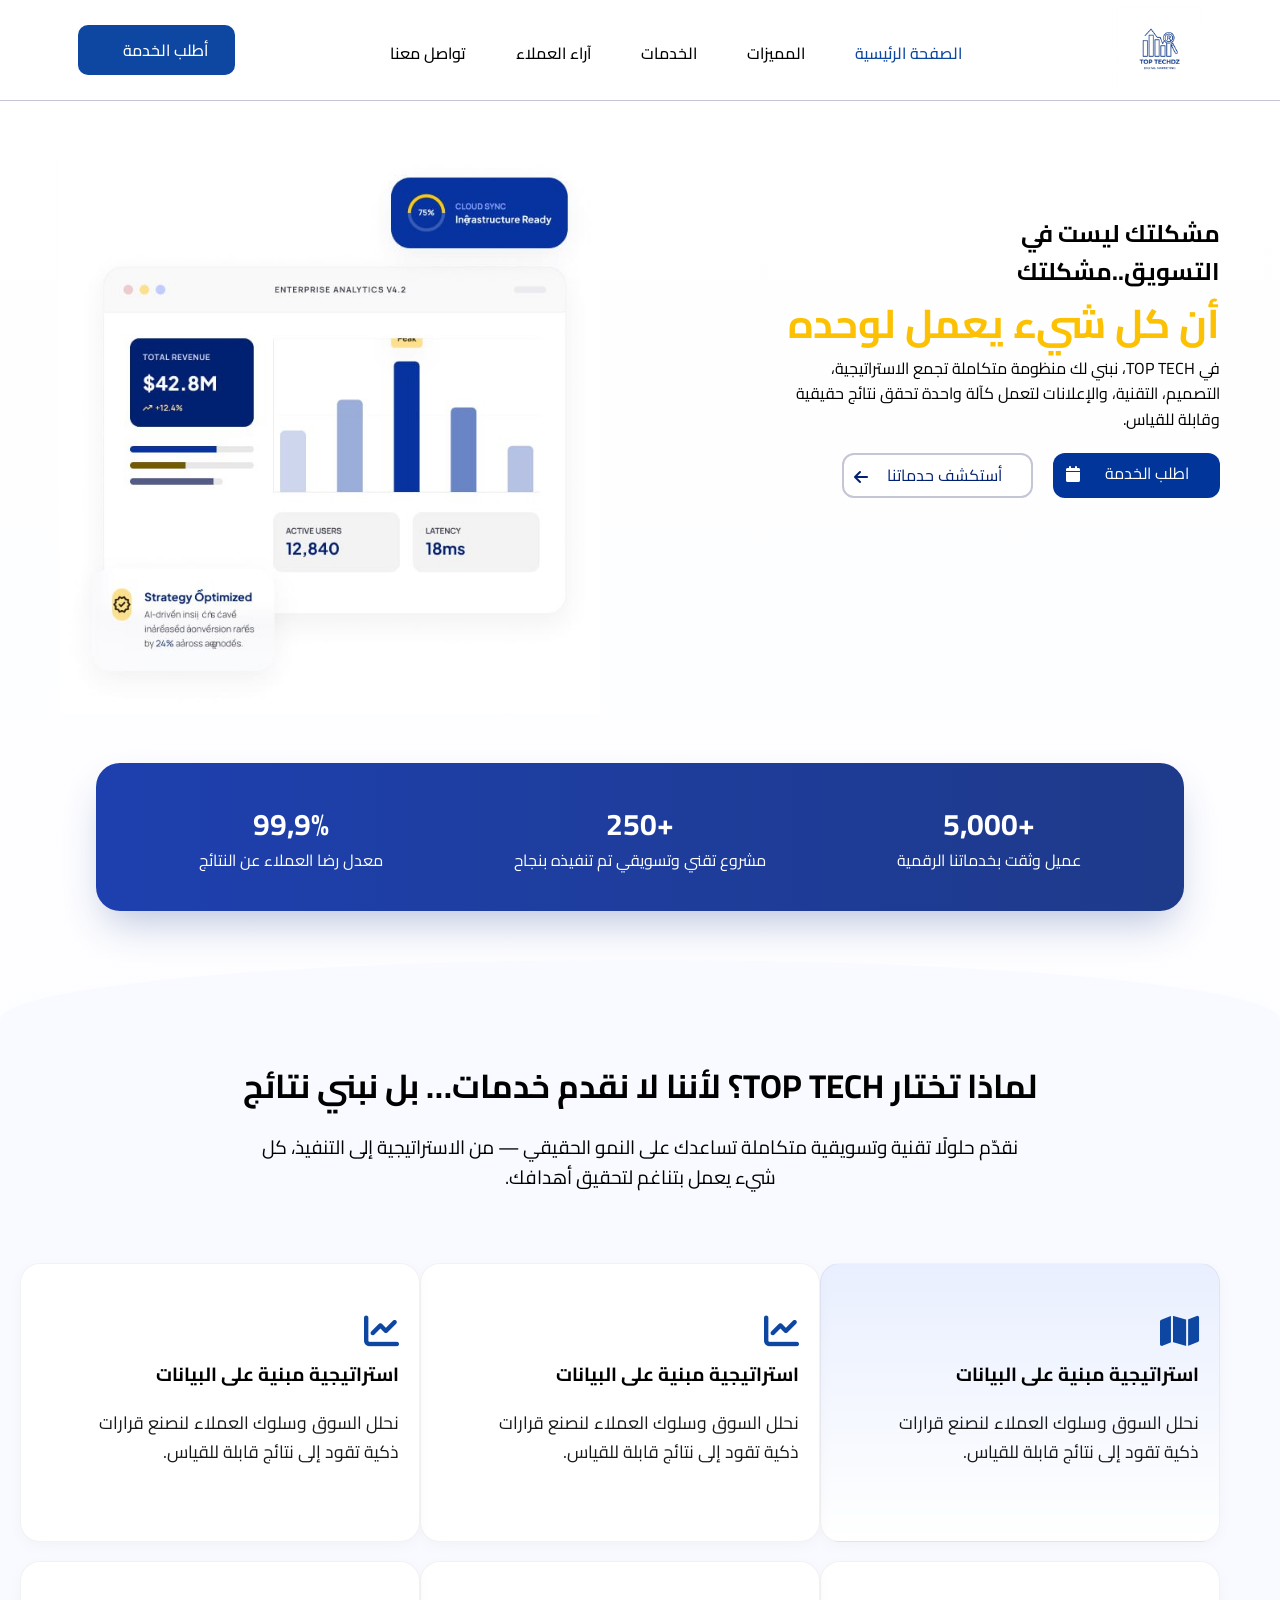
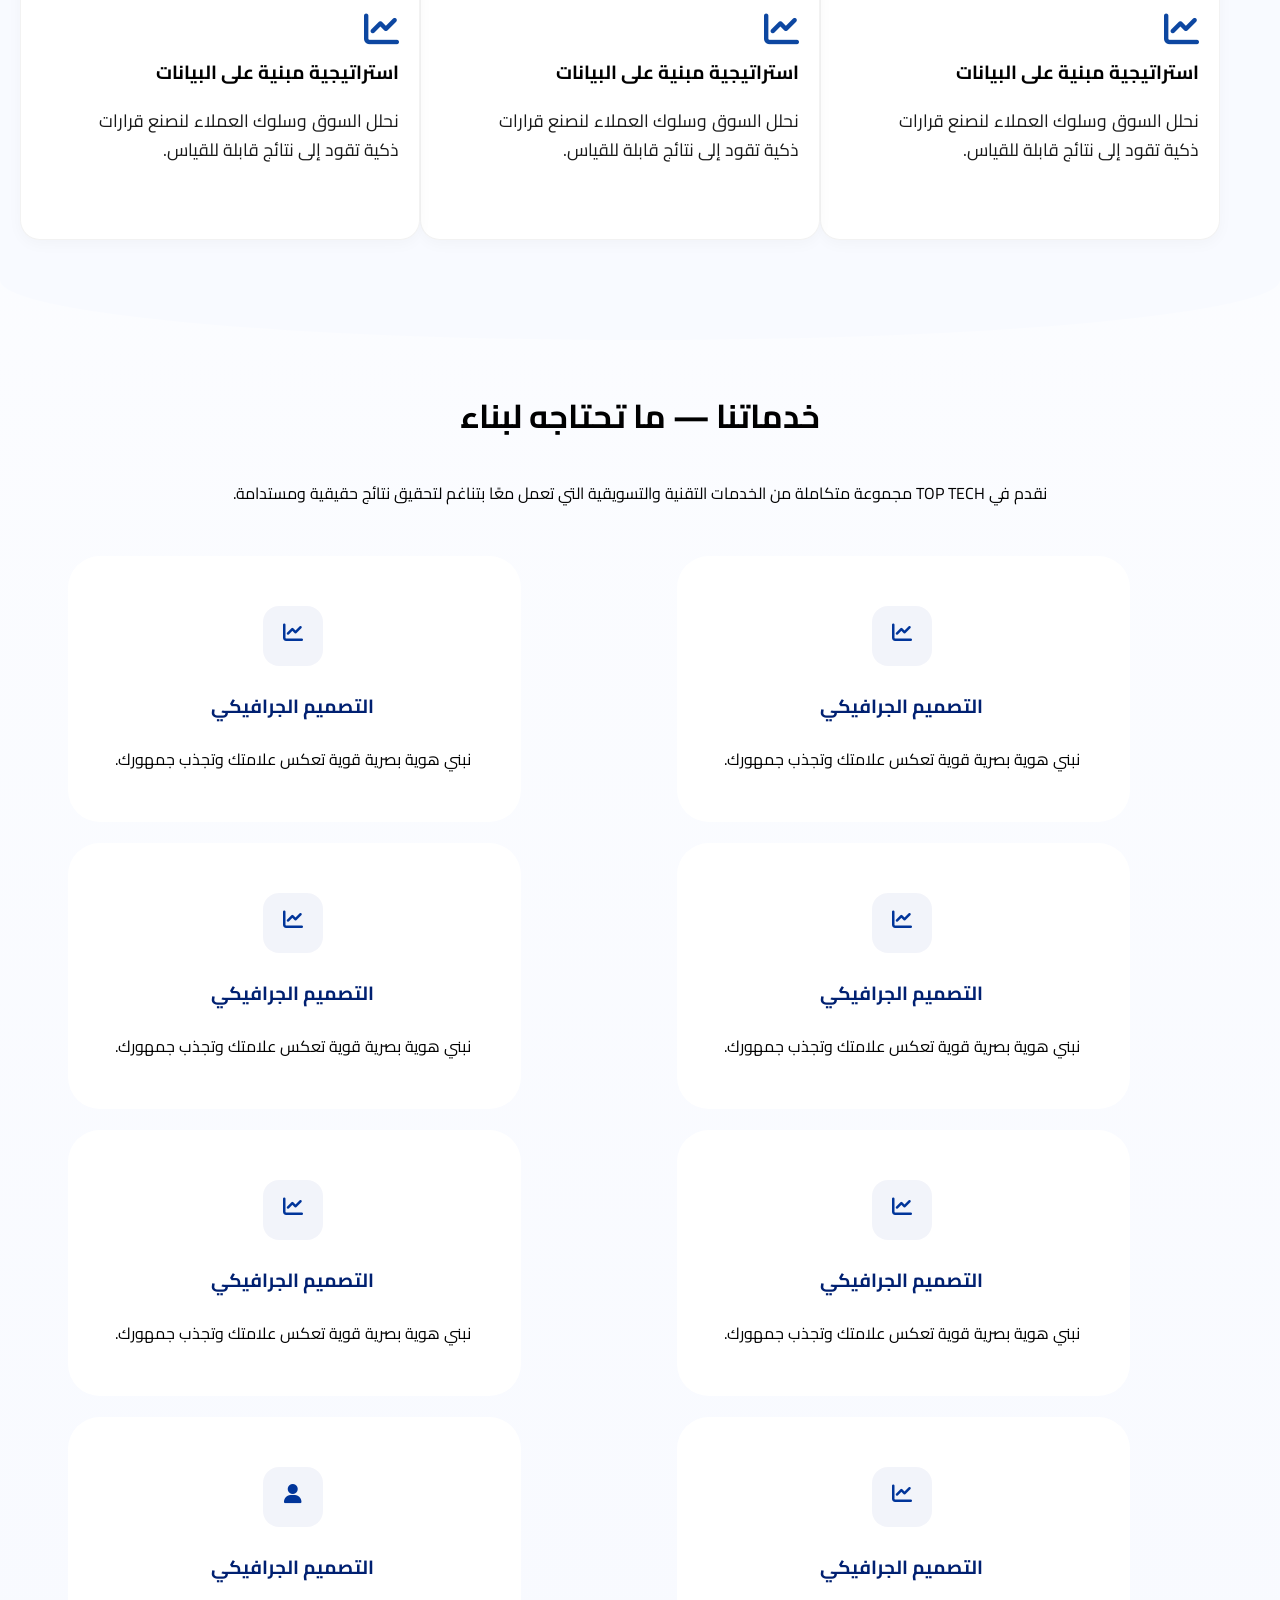
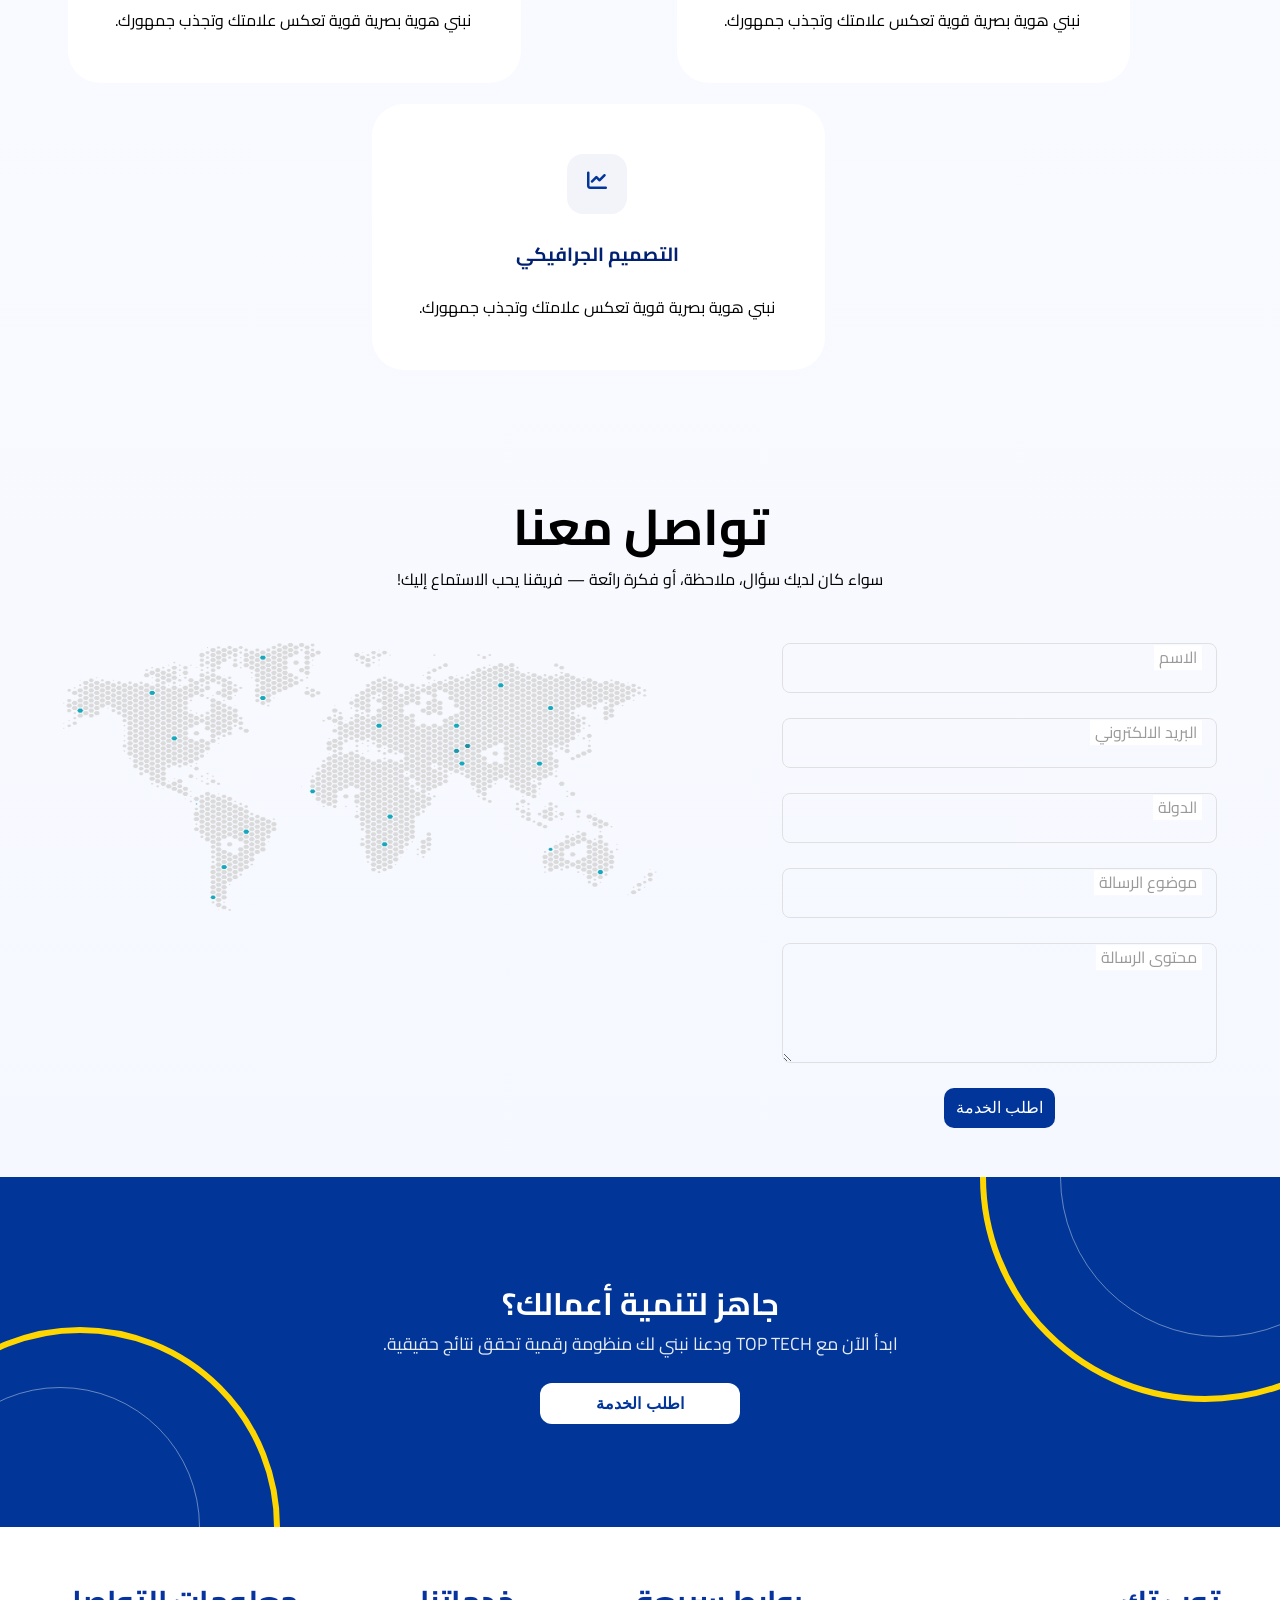
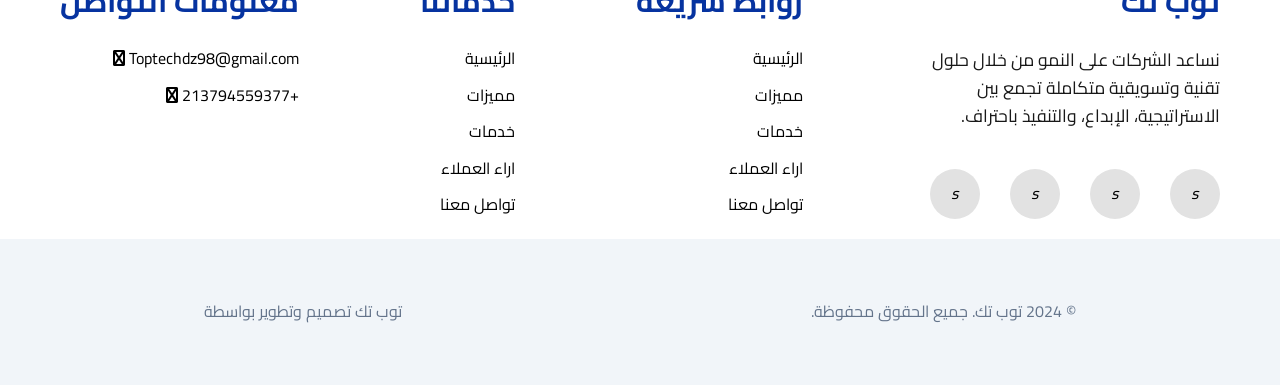
<file: index.html>
<!DOCTYPE html>
<html lang="en">
<head>
    <meta charset="UTF-8">
    <meta name="viewport" content="width=device-width, initial-scale=1.0">
    <title>Document</title>
    <link rel="stylesheet" href="https://cdnjs.cloudflare.com/ajax/libs/font-awesome/6.5.1/css/all.min.css" ... />
 <link rel="stylesheet" href="css/main.css">
<link rel="stylesheet" href="css/style.css">
 <link rel="stylesheet" href="css/try.css">
<link rel="stylesheet" href="css/user.css">
<link rel="stylesheet" href="css/mediaquery.css"> 
<link rel="stylesheet" href="css/animiation.css"> 
</head>
<body>
    <header>
        <img src="img/logo.png" class="logo">
        <div class="menu-toggle" id="mobile-menu">
        <i class="fa-solid fa-bars"></i>
    </div>
            <ul>
                <li><a href="" class="active">الصفحة الرئيسية</a></li>
                <li><a href=""> المميزات</a></li>
                <li><a href="">الخدمات </a></li>
                <li><a href="">آراء العملاء </a></li>
                <li><a href="">تواصل معنا </a></li>
            </ul>
        <a class="request-sercive">أطلب الخدمة</a>
    </header>

    <section class="hero">
<div class="hero-content">
    <h1>مشكلتك ليست في التسويق..مشكلتك </h1>
    <span>أن كل شيء يعمل  لوحده </span>
    <p>في TOP TECH، نبني لك منظومة متكاملة تجمع الاستراتيجية، التصميم،
التقنية، والإعلانات لتعمل كآلة واحدة تحقق نتائج حقيقية وقابلة للقياس.</p>
<div class="btns">
    <a href="#" class="ask">
        اطلب الخدمة
        <i class="fa-solid fa-calendar"></i>
    </a>
    <a href="#" class="discocer"> أستكشف حدماتنا

        <i class="fa-solid fa-arrow-left"></i>
    </a>
</div>
</div>
<div class="hero-img">
<img src="img/hero.jpeg">
</div>
    </section>
<section class="statics reveal fade-right">
    <div class="clinints">
        <span class="number">+5,000</span>
        <span>عميل وثقت بخدماتنا الرقمية</span>
    </div>
    <div class="clinints">
        <span class="number">+250</span>
        <span>مشروع تقني وتسويقي تم تنفيذه بنجاح</span>
    </div>
    <div class="clinints">
        <span class="number">99,9%</span>
        <span>معدل رضا العملاء عن النتائج</span>
    </div>
</section>
<section class="why-us reveal">
    <span>لماذا تختار TOP TECH؟  لأننا لا نقدم خدمات… بل نبني نتائج</span>
    <p>نقدّم حلولًا تقنية وتسويقية متكاملة تساعدك على النمو الحقيقي — من الاستراتيجية إلى التنفيذ، كل شيء يعمل بتناغم لتحقيق أهدافك.</p>
    <section class="content ">
        <div class="active">
<i class="fa-solid fa-map"></i>
            <span>استراتيجية مبنية على البيانات</span>
            <p>نحلل السوق وسلوك العملاء لنصنع قرارات ذكية تقود إلى نتائج قابلة للقياس.</p>
        </div>
        <div>
        <i class="fa-solid fa-chart-line"></i>
            <span>استراتيجية مبنية على البيانات</span>
            <p>نحلل السوق وسلوك العملاء لنصنع قرارات ذكية تقود إلى نتائج قابلة للقياس.</p>
        </div>
        <div>
      <i class="fa-solid fa-chart-line"></i>
            <span>استراتيجية مبنية على البيانات</span>
            <p>نحلل السوق وسلوك العملاء لنصنع قرارات ذكية تقود إلى نتائج قابلة للقياس.</p>
        </div>
        <div>
        <i class="fa-solid fa-chart-line"></i>
            <span>استراتيجية مبنية على البيانات</span>
            <p>نحلل السوق وسلوك العملاء لنصنع قرارات ذكية تقود إلى نتائج قابلة للقياس.</p>
        </div>
        <div>
        <i class="fa-solid fa-chart-line"></i>
            <span>استراتيجية مبنية على البيانات</span>
            <p>نحلل السوق وسلوك العملاء لنصنع قرارات ذكية تقود إلى نتائج قابلة للقياس.</p>
        </div>
        <div>
        <i class="fa-solid fa-chart-line"></i>
            <span>استراتيجية مبنية على البيانات</span>
            <p>نحلل السوق وسلوك العملاء لنصنع قرارات ذكية تقود إلى نتائج قابلة للقياس.</p>
        </div>
    </section>
</section>
<section class="services reveal">
    <span class="title">خدماتنا — ما تحتاجه لبناء</span>
    <p>نقدم في TOP TECH مجموعة متكاملة من الخدمات التقنية والتسويقية التي تعمل
معًا بتناغم لتحقيق نتائج حقيقية ومستدامة.</p>
<div class="cotnent">
    <div class="service">
   <i class="fa-solid fa-chart-line"></i>
        <span class="title">التصميم الجرافيكي</span>
        <p>نبني هوية بصرية قوية تعكس علامتك وتجذب
جمهورك.</p>
    </div>
    <div class="service">
   <i class="fa-solid fa-chart-line"></i>
        <span class="title">التصميم الجرافيكي</span>
        <p>نبني هوية بصرية قوية تعكس علامتك وتجذب
جمهورك.</p>
    </div>
    <div class="service">
   <i class="fa-solid fa-chart-line"></i>
        <span class="title">التصميم الجرافيكي</span>
        <p>نبني هوية بصرية قوية تعكس علامتك وتجذب
جمهورك.</p>
    </div>
    <div class="service">
   <i class="fa-solid fa-chart-line"></i>
        <span class="title">التصميم الجرافيكي</span>
        <p>نبني هوية بصرية قوية تعكس علامتك وتجذب
جمهورك.</p>
    </div>
    <div class="service">
   <i class="fa-solid fa-chart-line"></i>
        <span class="title">التصميم الجرافيكي</span>
        <p>نبني هوية بصرية قوية تعكس علامتك وتجذب
جمهورك.</p>
    </div>
    <div class="service">
   <i class="fa-solid fa-chart-line"></i>
        <span class="title">التصميم الجرافيكي</span>
        <p>نبني هوية بصرية قوية تعكس علامتك وتجذب
جمهورك.</p>
    </div>
    <div class="service">
   <i class="fa-solid fa-chart-line"></i>
        <span class="title">التصميم الجرافيكي</span>
        <p>نبني هوية بصرية قوية تعكس علامتك وتجذب
جمهورك.</p>
    </div>
    <div class="service">
   <i class="fa-solid fa-user"></i>
        <span class="title">التصميم الجرافيكي</span>
        <p>نبني هوية بصرية قوية تعكس علامتك وتجذب
جمهورك.</p>
    </div>
    <div class="service">
   <i class="fa-solid fa-chart-line"></i>
        <span class="title">التصميم الجرافيكي</span>
        <p>نبني هوية بصرية قوية تعكس علامتك وتجذب
جمهورك.</p>
    </div>
</div>
</section>
<!-- <section class="users reveal">
    <span class="title">ماذا يقول مستخدمونا عن Top Tech</span>
</section> -->
<section class="contact-us reveal">
    <span class="title">تواصل معنا</span>
    <p>سواء كان لديك سؤال، ملاحظة، أو فكرة رائعة — فريقنا يحب الاستماع إليك!</p>
    <div class="content">
    <div class="contact-form">
        <form action="">
            <div class="input-group">
  <input type="text" id="name" placeholder=" " required>
  <label for="name">الاسم</label>
</div>
            <div class="input-group">
  <input type="text" id="name" placeholder=" " required>
  <label for="name">البريد الالكتروني</label>
</div>

            <div class="input-group">
  <input type="text" id="name" placeholder=" " required>
  <label for="name">الدولة</label>
</div>

            <div class="input-group">
  <input type="text" id="name" placeholder=" " required>
  <label for="name">موضوع الرسالة</label>
</div>


     <div class="input-group">
    <textarea id="message" placeholder=" " required></textarea>
    <label for="message">محتوى الرسالة</label>
</div>
<button>اطلب الخدمة</button>
        </form>
    </div>
    <div class="contact-img">
        <img src="img/MAP.png">
    </div>
</section>
<section class="ask-services reveal">
    <div class="bg-shape left-1"></div>
    <div class="bg-shape left-2"></div>
    <div class="bg-shape right-1"></div>
    <div class="bg-shape right-2"></div>
    <div class="content">
    <span class="title">جاهز لتنمية أعمالك؟</span>
    <p>ابدأ الآن مع TOP TECH ودعنا نبني لك منظومة رقمية تحقق نتائج حقيقية.</p>
    <button>اطلب الخدمة</button>
    </div>
</section>

<footer class="reveal">
    <div class="content">
<div class="info">
    <span>توب تك</span>
    <p>نساعد الشركات على النمو من خلال حلول
تقنية وتسويقية متكاملة تجمع بين
الاستراتيجية، الإبداع، والتنفيذ باحتراف.
</p>
<div class="social">
  <a href="">  <i>s</i></a>
  <a href="">  <i>s</i></a>
  <a href="">  <i>s</i></a>
  <a href="">  <i>s</i></a>
</div>
</div>    

<div class="links">
    <span>روابط سريعة</span>
    <ul>
        <li><a href="">الرئيسية</a></li>
        <li><a href="">مميزات</a></li>
        <li><a href="">خدمات</a></li>
        <li><a href="">اراء العملاء</a></li>
        <li><a href="">تواصل معنا</a></li>
    </ul>
</div>
<div class="links">
    <span> خدماتنا</span>
    <ul>
        <li><a href="">الرئيسية</a></li>
        <li><a href="">مميزات</a></li>
        <li><a href="">خدمات</a></li>
        <li><a href="">اراء العملاء</a></li>
        <li><a href="">تواصل معنا</a></li>
    </ul>
</div>
<div class="contacts">
    <span>معلومات التواصل</span>
    <div class="contatct">
    <div class="con">
        <span>Toptechdz98@gmail.com</span>
   <i class="fa-brands fa-facebook"></i>
    </div>
    <div class="con">
        <span>+213794559377</span>
<i class="fa-brands fa-facebook"></i>
    </div>
    </div>
</div>
    </div>
    <div class="copyright">
        <span>
© 2024 توب تك. جميع الحقوق محفوظة.</span>
<span>توب تك
تصميم وتطوير بواسطة</span>
    </div>
</footer>
</div>

<script>
function reveal() {
    var reveals = document.querySelectorAll(".reveal");

    for (var i = 0; i < reveals.length; i++) {
        var windowHeight = window.innerHeight;
        var elementTop = reveals[i].getBoundingClientRect().top;
        var elementVisible = 100; // المسافة قبل ما يبدأ الأنميشن (بالبكسل)

        if (elementTop < windowHeight - elementVisible) {
            reveals[i].classList.add("active");
        }
    }
}

// تشغيل الدالة عند السكرول
window.addEventListener("scroll", reveal);

// تشغيلها مرة واحدة عند تحميل الصفحة للتأكد من العناصر الظاهرة أصلاً
reveal();
</script>

</body>
</html>
</file>
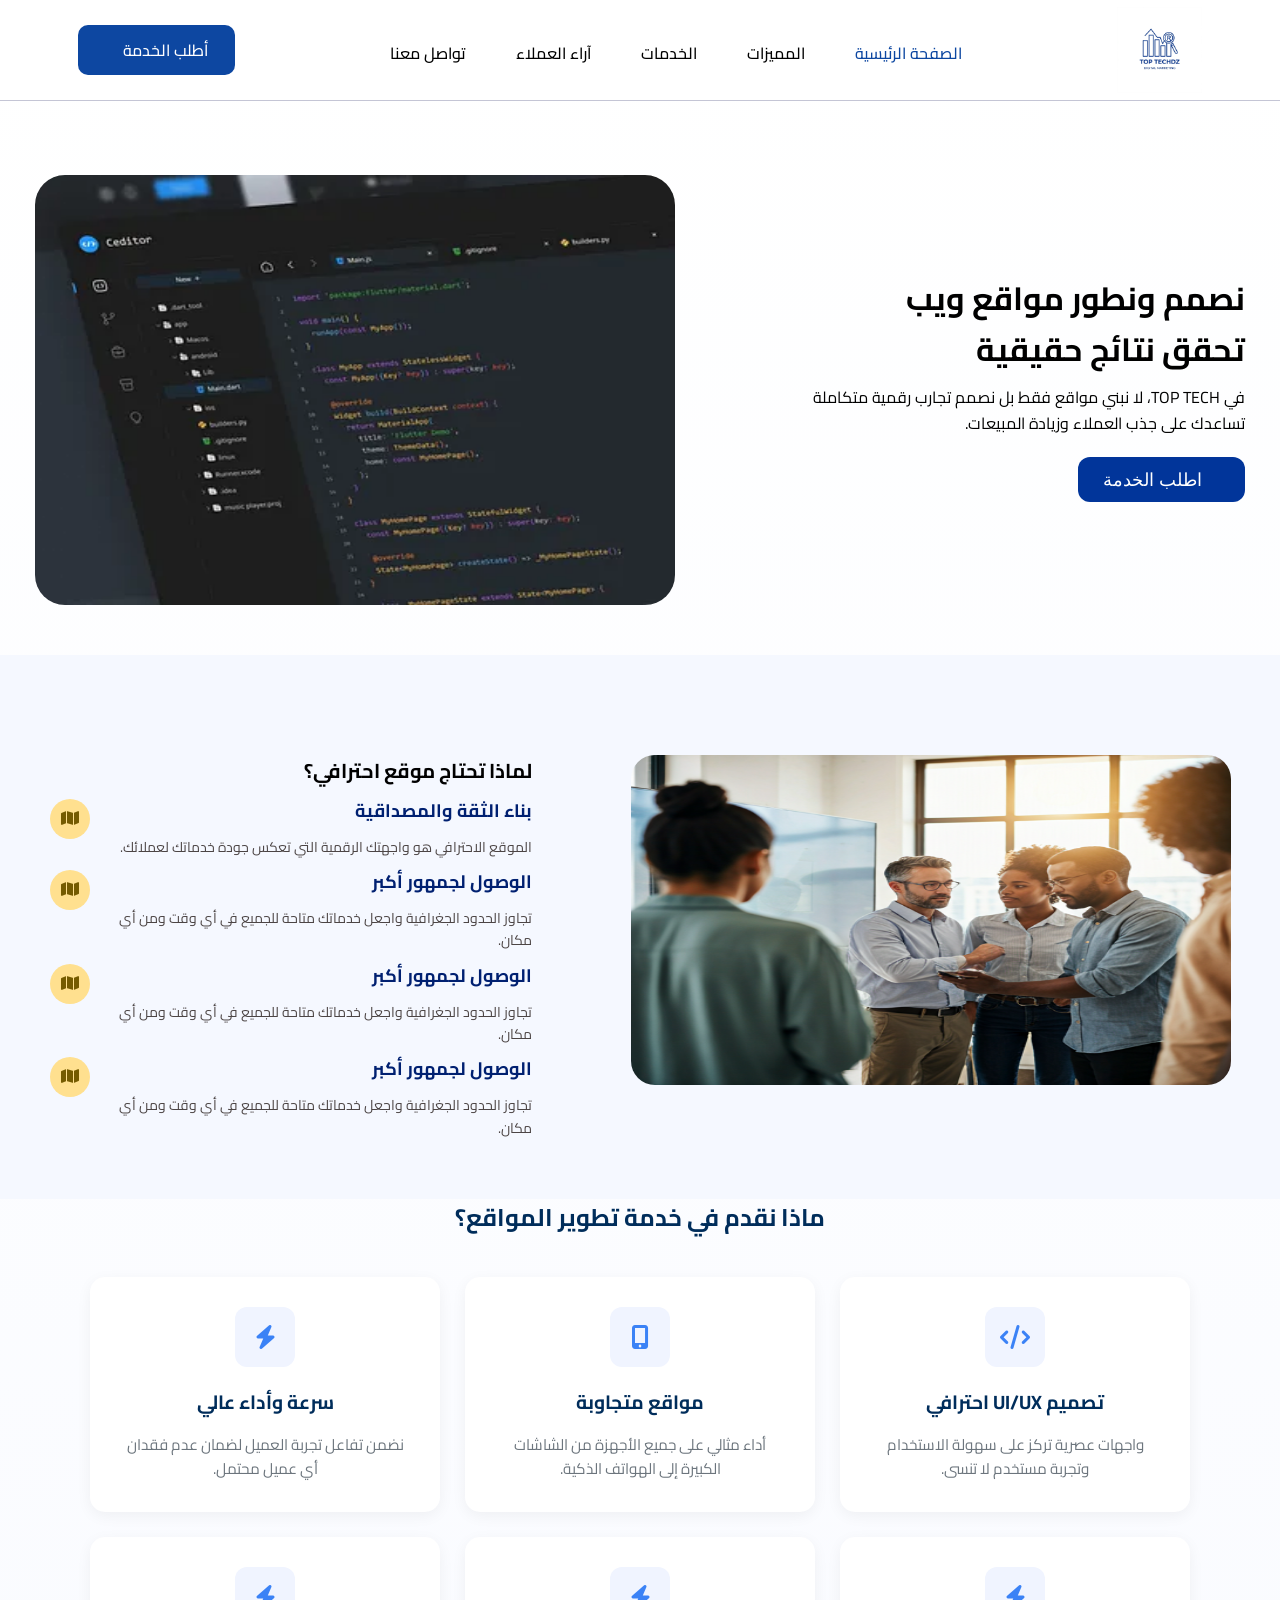
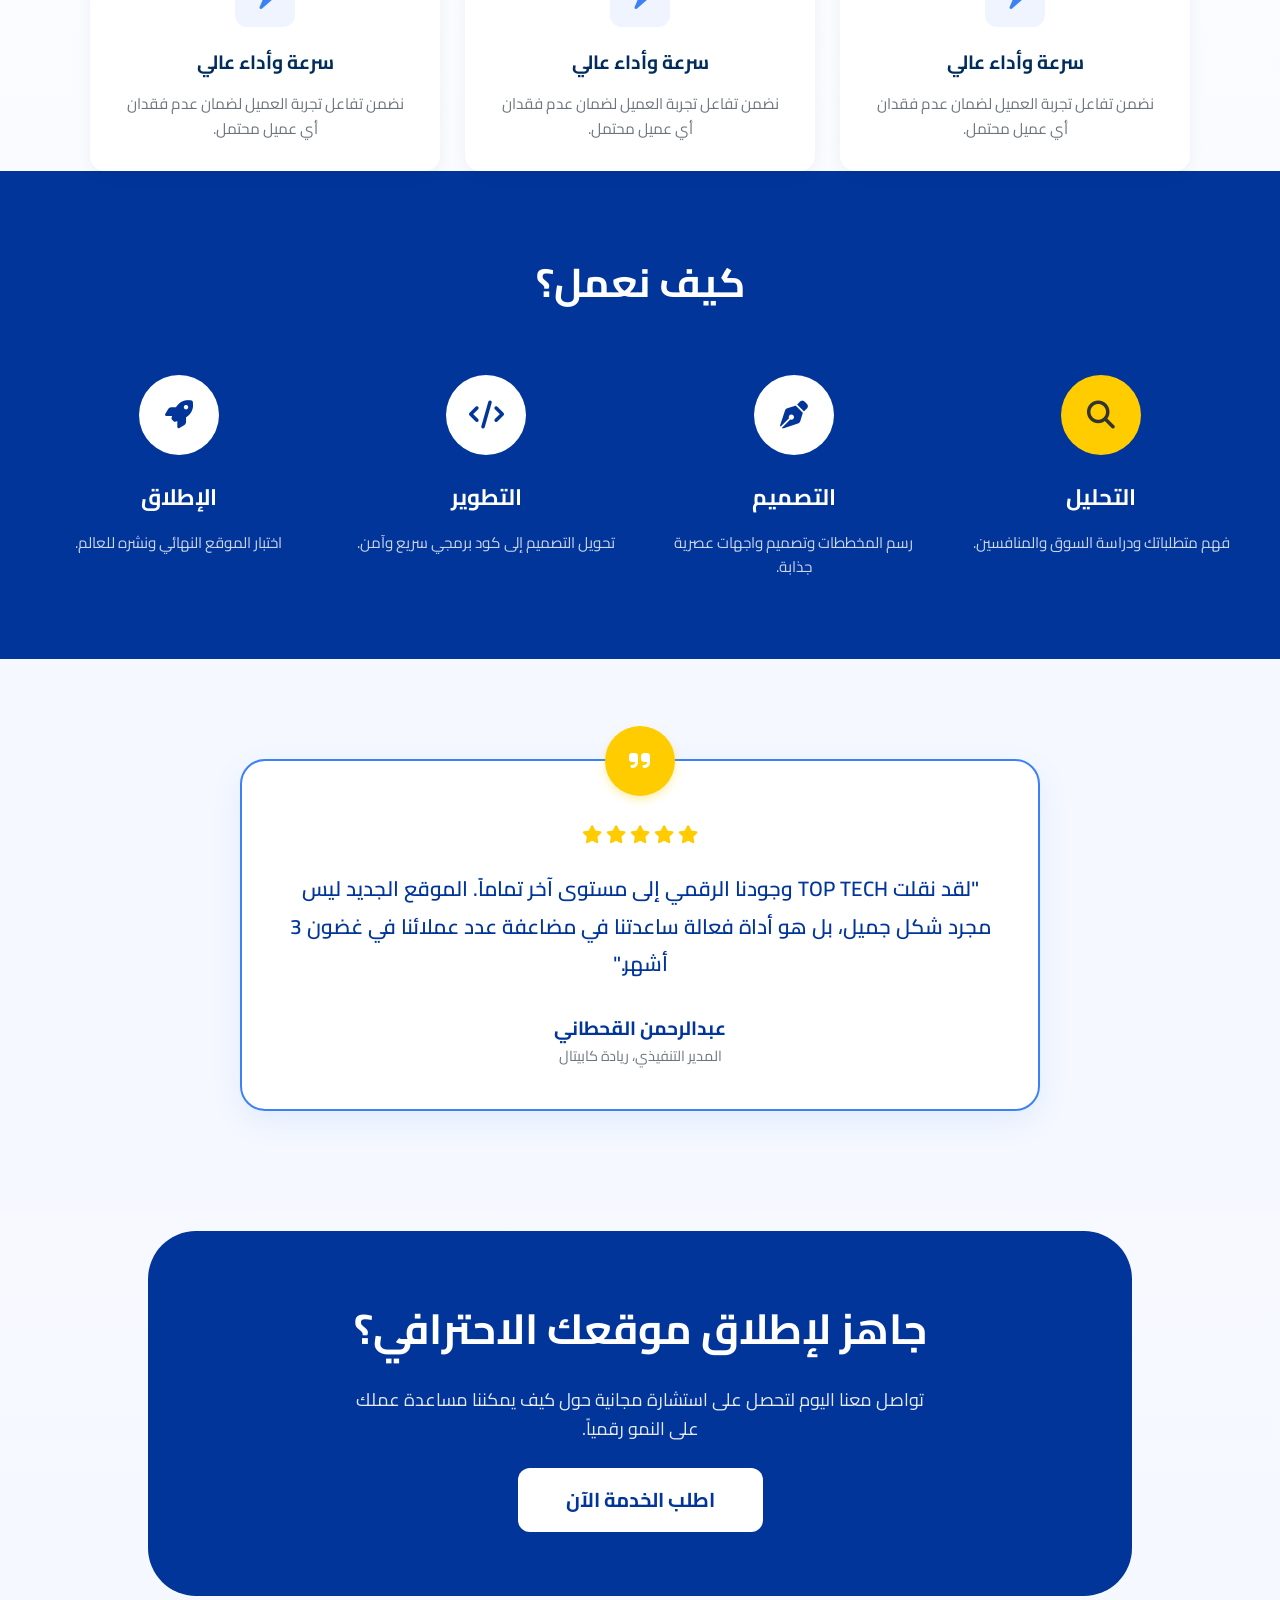
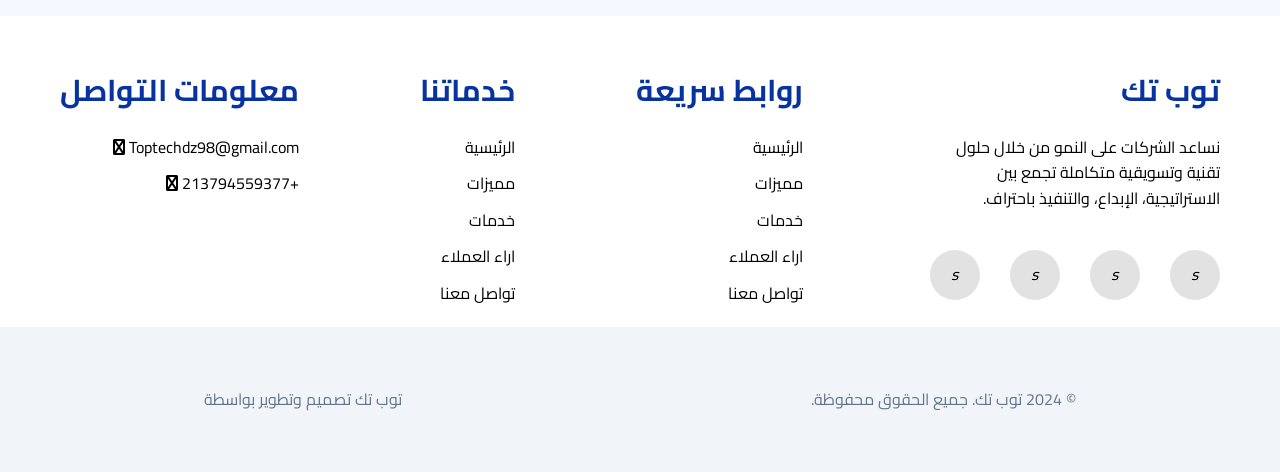
<file: services.html>
<!DOCTYPE html>
<html lang="en">
<head>
    <meta charset="UTF-8">
    <meta name="viewport" content="width=device-width, initial-scale=1.0">
    <title>Document</title>
    <link rel="stylesheet" href="https://cdnjs.cloudflare.com/ajax/libs/font-awesome/6.5.1/css/all.min.css" ... />
 <link rel="stylesheet" href="css/main.css">
<link rel="stylesheet" href="css/services.css">
<link rel="stylesheet" href="css/services_media_query.css">
 <link rel="stylesheet" href="css/try.css">
<link rel="stylesheet" href="css/user.css">
<link rel="stylesheet" href="css/mediaquery.css"> 
<link rel="stylesheet" href="css/animiation.css"> 
</head>
<body>
    <header>
        <img src="img/logo.png" class="logo">
        <div class="menu-toggle" id="mobile-menu">
        <i class="fa-solid fa-bars"></i>
    </div>
            <ul>
                <li><a href="" class="active">الصفحة الرئيسية</a></li>
                <li><a href=""> المميزات</a></li>
                <li><a href="">الخدمات </a></li>
                <li><a href="">آراء العملاء </a></li>
                <li><a href="">تواصل معنا </a></li>
            </ul>
        <a class="request-sercive">أطلب الخدمة</a>
    </header>
    <div class="hero">
        <div class="hero-content">
            <h1>نصمم ونطور
مواقع ويب تحقق
نتائج حقيقية</h1>
<p>في TOP TECH، لا نبني مواقع فقط بل نصمم تجارب رقمية متكاملة
تساعدك على جذب العملاء وزيادة المبيعات.</p>
<button class="btn">اطلب الخدمة</button>
        </div>
        <div class="hero-image">
            <img src="img/services.png">
        </div>
    </div>
<div class="why-service">
    <div class="why-img">
        <img src="img/why_service.png">
    </div>
<div class="why-content">
    <span class="title">لماذا تحتاج موقع احترافي؟</span>
    <div class="content">
        <div>
            <span>بناء الثقة والمصداقية</span>
            <p>الموقع الاحترافي هو واجهتك الرقمية التي تعكس جودة خدماتك لعملائك.</p>
        </div>
    <i class="fa-solid fa-map"></i>
    </div>
    <div class="content">
        <div>
            <span>الوصول لجمهور أكبر</span>
            <p>تجاوز الحدود الجغرافية واجعل خدماتك متاحة للجميع في أي وقت ومن أي
مكان.</p>
        </div>
    <i class="fa-solid fa-map"></i>
    </div>
    
    <div class="content">
        <div>
            <span>الوصول لجمهور أكبر</span>
            <p>تجاوز الحدود الجغرافية واجعل خدماتك متاحة للجميع في أي وقت ومن أي
مكان.</p>
        </div>
    <i class="fa-solid fa-map"></i>
    </div>
    
    <div class="content">
        <div>
            <span>الوصول لجمهور أكبر</span>
            <p>تجاوز الحدود الجغرافية واجعل خدماتك متاحة للجميع في أي وقت ومن أي
مكان.</p>
        </div>
    <i class="fa-solid fa-map"></i>
    </div>
</div>
</div>

<div class="services">
      <section class="services-section">
    <h2 class="section-title">ماذا نقدم في خدمة تطوير المواقع؟</h2>
    
    <div class="services-grid">
        <div class="service-card">
            <div class="icon-wrapper">
                <i class="fas fa-code"></i> </div>
            <h3>تصميم UI/UX احترافي</h3>
            <p>واجهات عصرية تركز على سهولة الاستخدام وتجربة مستخدم لا تنسى.</p>
        </div>

        <div class="service-card">
            <div class="icon-wrapper">
                <i class="fas fa-mobile-alt"></i>
            </div>
            <h3>مواقع متجاوبة</h3>
            <p>أداء مثالي على جميع الأجهزة من الشاشات الكبيرة إلى الهواتف الذكية.</p>
        </div>

        <div class="service-card">
            <div class="icon-wrapper">
                <i class="fas fa-bolt"></i>
            </div>
            <h3>سرعة وأداء عالي</h3>
            <p>نضمن تفاعل تجربة العميل لضمان عدم فقدان أي عميل محتمل.</p>
        </div>
        <div class="service-card">
            <div class="icon-wrapper">
                <i class="fas fa-bolt"></i>
            </div>
            <h3>سرعة وأداء عالي</h3>
            <p>نضمن تفاعل تجربة العميل لضمان عدم فقدان أي عميل محتمل.</p>
        </div>
        <div class="service-card">
            <div class="icon-wrapper">
                <i class="fas fa-bolt"></i>
            </div>
            <h3>سرعة وأداء عالي</h3>
            <p>نضمن تفاعل تجربة العميل لضمان عدم فقدان أي عميل محتمل.</p>
        </div>
        <div class="service-card">
            <div class="icon-wrapper">
                <i class="fas fa-bolt"></i>
            </div>
            <h3>سرعة وأداء عالي</h3>
            <p>نضمن تفاعل تجربة العميل لضمان عدم فقدان أي عميل محتمل.</p>
        </div>
    </div>
</section>
</div>
<section class="process-section">
    <h2 class="process-title">كيف نعمل؟</h2>
    
    <div class="process-container">
        <div class="step-item active">
            <div class="step-icon">
                <i class="fas fa-search"></i> </div>
            <h3>التحليل</h3>
            <p>فهم متطلباتك ودراسة السوق والمنافسين.</p>
        </div>

        <div class="step-item">
            <div class="step-icon">
                <i class="fas fa-pen-nib"></i> </div>
            <h3>التصميم</h3>
            <p>رسم المخططات وتصميم واجهات عصرية جذابة.</p>
        </div>

        <div class="step-item">
            <div class="step-icon">
                <i class="fas fa-code"></i> </div>
            <h3>التطوير</h3>
            <p>تحويل التصميم إلى كود برمجي سريع وآمن.</p>
        </div>

        <div class="step-item">
            <div class="step-icon">
                <i class="fas fa-rocket"></i> </div>
            <h3>الإطلاق</h3>
            <p>اختبار الموقع النهائي ونشره للعالم.</p>
        </div>
    </div>
</section>
<section class="testimonial-section">
    <div class="testimonial-card">
        <div class="quote-icon">
            <i class="fas fa-quote-right"></i>
        </div>

        <div class="stars">
            <i class="fas fa-star"></i>
            <i class="fas fa-star"></i>
            <i class="fas fa-star"></i>
            <i class="fas fa-star"></i>
            <i class="fas fa-star"></i>
        </div>

        <p class="testimonial-text">
            "لقد نقلت TOP TECH وجودنا الرقمي إلى مستوى آخر تماماً. الموقع الجديد ليس مجرد شكل جميل، بل هو أداة فعالة ساعدتنا في مضاعفة عدد عملائنا في غضون 3 أشهر."
        </p>

        <div class="author-info">
            <h4 class="author-name">عبدالرحمن القحطاني</h4>
            <span class="author-title">المدير التنفيذي، ريادة كابيتال</span>
        </div>
    </div>
</section>
<section class="cta-section">
        <div class="cta-container">
            <h2 class="cta-title">جاهز لإطلاق موقعك الاحترافي؟</h2>
            <p class="cta-text">
                تواصل معنا اليوم لتحصل على استشارة مجانية حول كيف يمكننا مساعدة عملك على النمو رقمياً.
            </p>
            <a href="#" class="cta-button">اطلب الخدمة الآن</a>
        </div>
    </section>
<footer>
    <div class="content">
<div class="info">
    <span>توب تك</span>
    <p>نساعد الشركات على النمو من خلال حلول
تقنية وتسويقية متكاملة تجمع بين
الاستراتيجية، الإبداع، والتنفيذ باحتراف.
</p>
<div class="social">
  <a href="">  <i>s</i></a>
  <a href="">  <i>s</i></a>
  <a href="">  <i>s</i></a>
  <a href="">  <i>s</i></a>
</div>
</div>    

<div class="links">
    <span>روابط سريعة</span>
    <ul>
        <li><a href="">الرئيسية</a></li>
        <li><a href="">مميزات</a></li>
        <li><a href="">خدمات</a></li>
        <li><a href="">اراء العملاء</a></li>
        <li><a href="">تواصل معنا</a></li>
    </ul>
</div>
<div class="links">
    <span> خدماتنا</span>
    <ul>
        <li><a href="">الرئيسية</a></li>
        <li><a href="">مميزات</a></li>
        <li><a href="">خدمات</a></li>
        <li><a href="">اراء العملاء</a></li>
        <li><a href="">تواصل معنا</a></li>
    </ul>
</div>
<div class="contacts">
    <span>معلومات التواصل</span>
    <div class="contatct">
    <div class="con">
        <span>Toptechdz98@gmail.com</span>
   <i class="fa-brands fa-facebook"></i>
    </div>
    <div class="con">
        <span>+213794559377</span>
<i class="fa-brands fa-facebook"></i>
    </div>
    </div>
</div>
    </div>
    <div class="copyright">
        <span>
© 2024 توب تك. جميع الحقوق محفوظة.</span>
<span>توب تك
تصميم وتطوير بواسطة</span>
    </div>
</footer>
<script>
    document.addEventListener('DOMContentLoaded', () => {
    const card = document.querySelector('.testimonial-card');

    const observer = new IntersectionObserver((entries) => {
        entries.forEach(entry => {
            if (entry.isIntersecting) {
                // إضافة الكلاس الذي يفعل حركة الـ CSS
                card.classList.add('show');
            }
        });
    }, { threshold: 0.3 }); // يبدأ التأثير عند ظهور 30% من القسم

    observer.observe(card);
});
</script>
</div>


</body>
</html>
</file>
<file: css/main.css>
@import url('https://fonts.googleapis.com/css2?family=Cairo:wght@400;500;700&display=swap');

body {
    font-family: 'Cairo', sans-serif;
}
*, *::before, *::after {
    margin: 0;
    padding: 0;
    box-sizing: border-box;
}
html {
    scroll-behavior: smooth; 
}
body {
    line-height: 1.6;
    overflow-x: hidden;
    direction: rtl; 
    font-family: 'Cairo', sans-serif;
    direction: rtl; 
    background: linear-gradient(180deg, #FFFFFF 0%, #F4F7FF 100%);
    box-sizing: border-box;
}
.fas, .fab, .far, .fa {
    font-family: "Font Awesome 5 Free" !important; /* تأكد من اسم الإصدار لديك */
}
ul {
    list-style: none; 
}
a {
    text-decoration: none;
    color: inherit;
}
img {
    max-width: 100%;
    display: block;
}

button {
    cursor: pointer;
    border: none;
    outline: none;
    background: none;
    transition: var(--transition);
}
.fa, .fas, .fab, .far, .fa-solid, .fa-brands {
    font-family: "Font Awesome 6 Free" !important;
    font-weight: 900; /* ضروري جداً للأيقونات الممتلئة */
}
header{
    background-color: #FFFFFF;
    display: flex;
    justify-content: space-around;
    border-bottom: 1px solid #C4C5D5;
}
header .logo{
    width: 85px;
    height: 86px;
    margin-top: 7px;
    margin-bottom: 7px;
}
header  ul{
    display: flex;
    margin-top: 41px;
    gap:50px;
}
header  ul li  a{
font-weight: 500;
font-size: 16px;
color: #000000;
    transition: all 0.3s ease;
}
header  ul li  a:hover,
header  ul li  a.active{
    color: #0D47A1;
}
header .request-sercive{
    display: block;
    width: 157px;
    height: 50px;
    margin-top: 25px;
    background-color: #0D47A1;
    color: white;
    border: none;
    border-radius: 10px;
    font-size: 16px;
    font-weight: 500;
    padding: 13px 27px 10px 26px;
}



footer{
    
    background: white;
    display: flex;
    flex-direction: column;
}
footer .content{
    display: flex;
    flex-wrap: wrap;
    justify-content: space-around;
    padding-top: 50px;
    margin-bottom: 20px;
}

footer .content .info span
{
        font-size: 30px;
    font-weight: bold;
    color: #0633A0;
}
footer .content .info p

{
        width: 296px;
    margin-top: 21px;
    margin-bottom: 39px;
}
footer .content .info .social{
        display: flex;
    gap: 30px;
}
footer .content .info .social a

{
    background: #E2E2E2;
    width: 50px;
    height: 50px;
    text-align: center;
    padding-top: 12px;
    border-radius: 50%;
}
footer .content .links span
{
        font-size: 30px;
    font-weight: bold;
    color: #0633A0;
}
footer .content .links  ul{
   margin-top: 21px;
       display: flex;
    flex-direction: column;
    gap: 11px;
}
footer .content .contacts>span
{
    font-size: 30px;
    font-weight: bold;
    color: #0633A0;
}

footer .contacts .contacts> .con

{
    margin-top: 21px;
    display: flex;
    flex-direction: column;
    gap: 11px;
}
footer .contacts .contatct{
        margin-top: 21px;
    display: flex;
    flex-direction: column;
    gap: 11px;
}
footer  .copyright{
    display: flex;
    justify-content: space-around;
    padding-top: 60px;
    padding-bottom: 60px;
    background-color: #F1F5F9;
    color:
rgba(100, 116, 139, 1);
}
</file>
<file: css/style.css>
/****************/
/* هذا الكود يمنع خط 'Cairo' من التأثير على الأيقونات */

/*************hero***********/
.hero{
    padding-top: 54px;
    display: flex;
    justify-content: space-around;
    gap: 50px;
    padding-bottom: 50px;
}
.hero .hero-content{
    padding-top: 60px;
    padding-bottom: 20px;
}

.hero .hero-content h1{
    
    width: 339px;
}
.hero .hero-content span

{
        font-size: 40px;
    font-weight: bold;
    color: #FCC103;
}
.hero .hero-content p{
    width: 450px;
}
.hero .hero-content  .btns{
    display: flex;
    margin-top: 20px;
    gap: 20px;
}
.hero .hero-content  .btns .ask{
    background: #01359A;
    display: block;
    color: white;
      width: 167px;
    height: 45px;
    padding-top: 8px;
    padding-right: 19px;
    border-radius: 12px;
    display: flex;
    justify-content: space-around;
}
.hero .hero-content  .btns .ask i{
    padding-top: 5px;
    display: block;
}
.hero .hero-content  .btns .discocer{
    background: #ffff;
    display: flex;
    color: #002071;
    width: 191px;
    height: 45px;
    padding-top: 8px;
    padding-right: 19px;
    border-radius: 12px;
    border: 2px solid rgba(196, 197, 213, 1);
    justify-content: space-around;
}
.hero .hero-content  .btns .discocer i{
    display: block;
    padding-top: 6px;
}
.hero .hero-img{
          width: 540px;
}
/*****************/
.statics{
    display: flex;
    justify-content: space-around;
    background: #01359A;
    width: 85%;
    margin: auto;
    border-radius: 24px;
    padding: 37px;
    margin-bottom: 50px;
    background: linear-gradient(90deg, #1e40af 0%, #1e3a8a 100%);
    box-shadow: 0 20px 40px -10px rgba(30, 58, 138, 0.3);
}
.statics .clinints{
     display: flex;
    flex-direction: column;
    color: white;
    text-align: center;
}
.statics .clinints .number{
        font-size: 30px;
    font-weight: bold;
}
/*****/
.why-us{
    background: #F5F8FF;
    padding: 100px 20px;
    margin: auto;
    text-align: center;
    position: relative;
    background-color: #f8faff; /* لون الخلفية الفاتح جداً */
    overflow: hidden;/* هذا السطر يصنع الانحناء في الأعلى والأسفل */
border-top-left-radius: 50% 60px;
border-top-right-radius: 50% 60px;
border-bottom-left-radius: 50% 60px;
border-bottom-right-radius: 50% 60px;
}
.why-us>span{
        font-size: 33px;
    font-weight: bold;
    display: block;
    margin-bottom: 19px;
}
.why-us>p{
    color: #000000;
    font-size: 19px;
    width: 800px;
    display: block;
    margin: auto;}
   
.why-us .content{
margin-top: 50px;
    display: flex;
    flex-wrap: wrap;
    justify-content: space-around;
      margin-right: 40px;

}
.why-us .content div{
    flex: 1 1 350px; /* ينمو ويصغر، لكن حجمه الأساسي 300px */
    max-width: 450px; /* نحدد أقصى عرض للكرت الواحد حتى لا يتمدد بشكل مبالغ فيه */
        display: flex;
    background: #fff;
    flex-direction: column;
    margin-top: 20px;
    padding-top: 50px;
    text-align: justify;
    padding-right: 20px;
    padding-bottom: 50px;
    border-radius: 20px;
    padding-left: 53px;
    border: 1px solid rgba(0, 0, 0, 0.05); 
    box-shadow: 0 4px 15px rgba(0, 0, 0, 0.03);
    transition: transform 0.3s ease, box-shadow 0.3s ease, border-color 0.3s ease;
    will-change: transform; /* تلميح للمتصفح لتجهيز تسريع الجهاز (GPU acceleration) */
}
.why-us .content div.active,
.why-us .content div:hover{
    background: linear-gradient(180deg, #E9EFFF 0%, #FFFFFF 100%);
}

.why-us .content div:hover{

transform: translateY(-8px); /* ترفع البطاقة للأعلى قليلاً (قيمة سالبة) */
    box-shadow: 0 10px 25px rgba(0, 71, 177, 0.08); /* ظل أعمق وبلون الأزرق الخفيف */
    border-color: #0047b1; /* تغيير لون الـ border ليتناسب مع هوية TOP TECH */
    }
.why-us   .content div i{
    color: #0D47A1;
        width: 20px;
    display: block;
    height: 20px;
    margin-bottom: 25px;
    font-size: 35px;
}
.why-us   .content div span{
    font-weight: bold;
    font-size: 19px;
    margin-bottom: 20px;
}
.why-us  .content div  p{
width: 300px;
}
/*****************/
.services{
        display: flex;
    flex-direction: column;
    flex-wrap: wrap;
    margin-top: 50px;
    text-align: center;

}
.services >span.title{
        font-size: 33px;
    font-weight: bold;
    margin-bottom: 38px;
}
.services .cotnent{
        display: flex;
    flex-wrap: wrap;
    justify-content: space-around;
    margin-top: 50px;
    margin-bottom: 50px;
    gap: 21px;
    
    padding-right: 83px;
}
.services .cotnent  .service{
      background: white;
    border-radius: 32px;
    padding-top: 50px;
    padding-bottom: 50px;
    text-align: center;
    padding-right: 50px;
    padding-left: 47px;
    display: flex;
    flex-direction: column;
    gap: 25px;
}
.services .cotnent  .service i{
        display: block;
    width: 60px;
    text-align: center;
    margin: auto;
    height: 60px;
    border-radius: 16px;
    padding-top: 17px;
    color: #01359A;
    background: #0633A00D;
    font-size: 20px;
    font-weight: bold;

}
.services   .cotnent  .service .title
{
        color: #002071;
    font-size: 19px;
    font-weight: bold;
}

.contact-us{
    margin-top: 66px;
    text-align: center;
    margin-bottom: 50px;
}

.contact-us .title{
        font-size: 50px;
    font-weight: bold;
}
.contact-us p{
    margin-bottom: 50px;
}
.contact-us
.content{
    display: flex;
    justify-content: space-around;
}
.contact-us .contact-form

{
    
    width: 34%;
}
.contact-us .contact-form button{

    background: #01359A;
    width: 111px;
    height: 40px;
    border-radius: 10px;
    color: white;
    font-size: 16px;}
.contact-us
.content .contact-img img{
    
    width: 594px;
    height: 268px;
}

.ask-services{
background-color: #013698; /* اللون الأزرق الأساسي */
    height: 350px;
    width: 100%;
    position: relative;
    overflow: hidden; /* لقص الزوائد خارج الإطار */
    display: flex;
    align-items: center;
    justify-content: center;
    text-align: center;
    color: white;
    direction: rtl; /* لضبط اتجاه النص العربي */
}
.ask-services .title{
    
    font-size: 31px;
    font-weight: bold;
}
.ask-services button{
    
    background: white;
    width: 200px;
    height: 41px;
    border-radius: 12px;
    font-size: 16px;
    color: #01359A;
    font-weight: bold;
}




.bg-shape {
    position: absolute;
    border: 1.5px solid rgba(255, 255, 255, 0.4); /* خط أبيض شفاف */
    border-radius: 50%;
    pointer-events: none; /* لكي لا تعيق النقر على الزر */
}

/* --- الجهة اليسرى --- */
.left-1 {
    width: 280px;
    height: 280px;
    bottom: -140px;
    left: -80px;
}

.left-2 {
    width: 400px;
    height: 400px;
    bottom: -200px;
    left: -120px;
        border: 6px solid;
    border-color: #FFD700; /* الخط الأصفر/الذهبي */
}

/* --- الجهة اليمنى --- */
.right-1 {
    width: 320px;
    height: 320px;
    top: -160px;
    right: -100px;
}

.right-2 {
    width: 450px;
    height: 450px;
    top: -225px;
    right: -150px;
        border: 6px solid;
    border-color: #FFD700; /* الخط الأصفر/الذهبي */
}

/* محتوى النص */
.content { z-index: 2; }
.content h1 { font-size: 2.2rem; margin-bottom: 15px; font-weight: bold; }
.content p { font-size: 1.1rem; margin-bottom: 25px; opacity: 0.9; }

.cta-button {
    background: white;
    color: #013698;
    padding: 12px 30px;
    border: none;
    border-radius: 8px;
    font-weight: bold;
    font-size: 1rem;
    cursor: pointer;
    transition: 0.3s;
}

.cta-button:hover {
    background: #f0f0f0;
    transform: translateY(-2px);
}








.container {
    width: 100%;
    max-width: 1200px; /* أو 1140px حسب عرض التصميم عندك */
    margin-right: auto;
    margin-left: auto;
    padding-right: 10px;
    padding-left: 10px;
    /* لإضافة لمسة احترافية تناسب التصميم */
    box-sizing: border-box; 
}

/* لجعل الحاويات داخل الشبكة (Grid) متناسقة */
.section-wrapper {
    padding: 80px 0; /* مسافة رأسية كبيرة بين الأقسام كما في التصميم */
}

/* */
/* .services */
/* .services */
/* .services */
/* .services */
/* .services */
/* .services */
/* .services */
/* .why-us */
/* .why-us */
</file>
<file: css/try.css>
/* الحاوية الرئيسية */
.input-group {
    position: relative;
    margin-bottom: 25px;
    width: 100%;
}

/* تنسيق الـ Input */
.input-group input {
    width: 100%;
    padding: 15px;
    border: 1px solid #e0e0e0; /* لون الـ Border الافتراضي */
    border-radius: 8px;
    outline: none;
    background: transparent;
    transition: 0.3s;
    font-size: 16px;
    text-align: right; /* للغة العربية */
        width: 318px;
}

/* تنسيق الـ Label */
.input-group label {
    position: absolute;
    right: 15px; /* البداية من اليمين */
    top: 50%;
    transform: translateY(-50%);
    background: #fff; /* خلفية بيضاء لتغطية الـ Border */
    padding: 0 5px;
    color: #999;
    pointer-events: none; /* لكي لا يمنع الضغط على الـ input */
    transition: 0.3s ease;
}

/* الحالة عند الضغط (Focus) أو عندما لا يكون الحقل فارغاً */
.input-group input:focus,
.input-group input:not(:placeholder-shown) {
    border-color: #0D47A1; /* لون الـ Border عند التفاعل */
}

.input-group input:focus + label,
.input-group input:not(:placeholder-shown) + label {
    top: 0; /* يرتفع للأعلى ليقطع الـ Border */
    font-size: 12px;
    color: #0D47A1;
    font-weight: bold;
}
/* الحاوية الأساسية */
.input-group {
    position: relative;
    margin-bottom: 20px;
    direction: rtl;
}

/* تنسيق الـ Textarea */
.input-group textarea {
    width: 100%;
    min-height: 120px;
    padding: 20px 15px 10px; /* زيادة الحشو العلوي لترك مساحة للـ Label */
    border: 1px solid #e0e0e0;
    border-radius: 10px;
    outline: none;
    background-color: #fcfcfc;
    font-family: 'Cairo', sans-serif;
    font-size: 15px;
    transition: all 0.3s ease;
    display: block;
}

/* تنسيق الـ Label الافتراضي (جوا الـ textarea) */
.input-group label {
    position: absolute;
    top: 18px; /* مكانه وهو جوا */
    right: 15px;
    color: #999;
    font-size: 15px;
    pointer-events: none; /* عشان تضغط من خلاله */
    transition: all 0.3s ease; /* سرعة الحركة */
    background: transparent;
}

/* الحالة المهمة: 
   عند التركيز (focus) 
   أو إذا كان الحقل "ليس فارغاً" (:not(:placeholder-shown))
*/
.input-group textarea:focus + label,
.input-group textarea:not(:placeholder-shown) + label {
    top: -12px;           /* يطلعه فوق الحدود */
    right: 12px;          /* يزيحه لليمين قليلاً */
    font-size: 12px;      /* يصغر الخط */
    color: #003399;       /* يغير اللون للأزرق */
    background: #fff;     /* يعطيه خلفية بيضاء عشان يغطي الخط اللي تحته */
    padding: 0 8px;       /* مسافة حول النص فوق الخط */
    font-weight: bold;
}

/* تغيير لون الحدود عند الضغط */
.input-group textarea:focus {
    border-color: #003399;
    background-color: #fff;
    box-shadow: 0 4px 10px rgba(0,0,0,0.05);
}
/* الحاوية الأساسية */
.input-group {
    position: relative;
    margin-bottom: 25px; /* توحيد المسافات مع الـ input */
    direction: rtl;
    width: 100%;
}

/* تنسيق الـ Textarea */
.input-group textarea {
    width: 100%;
    min-height: 120px;
    padding: 15px; /* حشو متساوي */
    border: 1px solid #e0e0e0;
    border-radius: 8px;
    outline: none;
    background-color: transparent; /* جعلها شفافة لتبدو مثل الـ input */
    font-family: inherit;
    font-size: 16px;
    transition: 0.3s ease;
    display: block;
    resize: vertical; /* السماح للمستخدم بتغيير الحجم عمودياً فقط */
}

/* تنسيق الـ Label الافتراضي */
.input-group label {
    position: absolute;
    top: 15px; /* محاذاة مع أول سطر */
    right: 15px;
    color: #999;
    font-size: 16px;
    pointer-events: none;
    transition: 0.3s ease;
    background: transparent;
    padding: 0 5px;
}

/* الحالة عند التفاعل أو وجود نص */
.input-group textarea:focus + label,
.input-group textarea:not(:placeholder-shown) + label {
    top: -10px;           /* يرتفع ليجلس فوق الـ border */
    right: 12px;
    font-size: 12px;
    color: #003399;
    background: #fff;     /* خلفية بيضاء لقطع الخط */
    font-weight: bold;
    z-index: 10;          /* التأكد من ظهوره فوق الحدود */
}

/* تغيير لون الحدود عند الضغط */
.input-group textarea:focus {
    border-color: #003399;
    border-width: 1.5px; /* زيادة الطابع البصري للـ focus */
}

/* الحاوية */
.input-group {
    position: relative;
    margin-bottom: 25px;
    width: 100%;
}

/* تنسيق الـ Input والـ Textarea معاً */
.input-group input, 
.input-group textarea {
    width: 100%;
    padding: 15px;
    border: 1px solid #e0e0e0;
    border-radius: 8px;
    outline: none;
    background: transparent; /* عشان يظهر التدرج اللوني اللي وراه */
    transition: 0.3s;
    font-size: 16px;
    text-align: right;
    display: block;
    box-sizing: border-box; /* عشان الـ padding ما يخرب العرض */
}

.input-group textarea {
    min-height: 120px;
    resize: vertical;
}

/* تنسيق الـ Label */
.input-group label {
    position: absolute;
    right: 15px;
    top: 15px; /* مكانه الافتراضي */
    color: #999;
    padding: 0 5px; /* مسافة صغيرة عشان يبعد عن الخط من الجوانب */
    pointer-events: none;
    transition: 0.2s ease-out;
    
    /* السر هنا: خلفية بيضاء لقص الخط */
    /* ملاحظة: لو خلفية الكرت تدرج لوني، يفضل تخلي اللون قريب جداً من لون المنطقة اللي هو فيها */
    background-color: white; 
}

/* الحالة عند الـ Focus أو لما يكون فيه نص */
.input-group input:focus + label,
.input-group input:not(:placeholder-shown) + label,
.input-group textarea:focus + label,
.input-group textarea:not(:placeholder-shown) + label {
    top: -10px; /* يرتفع لنص الخط تماماً */
    right: 12px;
    font-size: 13px;
    color: #0D47A1;
    font-weight: bold;
}

/* تغيير لون الحدود عند التفاعل */
.input-group input:focus,
.input-group textarea:focus {
    border: 2px solid #0D47A1;
}
</file>
<file: css/user.css>
.timeline-wrap {
      position: relative;
      height: 420px;
    }

    .timeline-wrap svg.curve-svg {
      position: absolute;
      top: 0; left: 0;
      width: 100%; height: 100%;
      overflow: visible;
    }

    /* Steps */
    .step {
      position: absolute;
      max-width: 200px;
      opacity: 0;
      transform: translateY(20px);
      transition: opacity 0.6s ease, transform 0.6s ease;
    }

    .step.visible {
      opacity: 1;
      transform: translateY(0);
    }

    /* Step positions (mirrored for RTL feel) */
    .step-1 { top: 55%; right: 0; text-align: right; }
    .step-2 { top: 30%; right: 38%; text-align: right; }
    .step-3 { top: 5%;  right: 70%; text-align: right; }

    .step-number {
      font-size: 5rem;
      font-weight: 900;
      color: #e8e8e8;
      line-height: 1;
      margin-bottom: -10px;
    }

    .step-title {
      font-size: 1rem;
      font-weight: 700;
      color: var(--dark);
      margin-bottom: 8px;
    }

    .step-desc {
      font-size: 0.82rem;
      color: var(--gray);
      line-height: 1.7;
    }

    /* Animated dot on path */
    @keyframes travel {
      0%   { offset-distance: 0%; }
      100% { offset-distance: 100%; }
    }

    .moving-dot {
      width: 10px; height: 10px;
      background: var(--yellow);
      border-radius: 50%;
      position: absolute;
      top: 0; left: 0;
      offset-path: path('M 480,350 C 380,280 280,200 200,130 C 150,90 90,60 30,30');
      offset-rotate: 0deg;
      animation: travel 3s ease-in-out infinite alternate;
    }


    /* ══════════════════════════════
       RESPONSIVE
    ══════════════════════════════ */
    @media (max-width: 768px) {
      .about-us {
        grid-template-columns: 1fr;
        padding: 60px 24px 80px;
      }
    }
</file>
<file: css/mediaquery.css>
/* تنسيقات الشاشات الصغيرة */
@media (max-width: 600px) {
    header {
        justify-content: space-between;
        padding: 0 20px;
        position: relative;
    }

    /* إخفاء القائمة العادية وزر الطلب في الهيدر */
    header ul, 
    header .request-sercive {
        display: none;
    }

    /* إظهار أيقونة البرجر */
    .menu-toggle {
        display: block !important;
        font-size: 24px;
        cursor: pointer;
        margin-top: 30px;
        color: #0D47A1;
    }

    /* تحويل القائمة إلى قائمة منسدلة (Overlay) */
    header ul.show {
        display: flex;
        flex-direction: column;
        position: absolute;
        top: 86px; /* أسفل الهيدر مباشرة */
        left: 0;
        width: 100%;
        background: #fff;
        gap: 0;
        box-shadow: 0 10px 15px rgba(0,0,0,0.1);
        z-index: 1000;
        padding: 20px 0;
    }

    header ul.show li {
        width: 100%;
        text-align: center;
        padding: 15px 0;
        border-bottom: 1px solid #f0f0f0;
    }

    header ul.show li a {
        display: block;
        width: 100%;
    }

    .hero .hero-content span {
    font-size: 29px;}
    .hero .hero-content p {
    width: 306px;
}

.hero .hero-content{
    text-align: center;
}
.statics{
    
    flex-direction: column;
    gap: 38px;
}
.why-us>span {
    font-size: 21px;}
    .why-us>p {
        width: 300px;
    }
    .why-us .content div{
        padding-left: 20px;
    }
    .why-us .content div{
        margin-top: 0;
        margin-bottom: 0;
    }
    .contact-us .content{
        flex-direction: column;
    }
    .contact-us .contact-form {
    width: 80%;
    
        margin: auto;
}

.left-1 {
    width: 280px;
    height: 280px;
    bottom: -192px;
    left: -169px;
}

.left-2 {
    width: 400px;
    height: 400px;
    bottom: -275px;
    left: -245px;
    border: 6px solid;
    border-color: #FFD700;
}
.right-1 {
    right: -284px;
}
.right-2 {
    width: 450px;
    height: 450px;
    top: -225px;
    right: -383px;
    border: 6px solid;
    border-color: #FFD700;
}
footer .content {
    display: flex;
    flex-wrap: wrap;
    justify-content: space-around;
    padding-top: 50px;
    flex-direction: column;
    justify-content: center;
    align-items: center;
    margin-bottom: 20px;
}
footer .copyright {
    display: flex;
    justify-content: space-between;
    padding-top: 60px;
    padding-bottom: 60px;
    flex-direction: column;
    background-color: #F1F5F9;
    gap: 22px;
    text-align: center;
}
}
/* تأكد أن البرجر مخفي في الشاشات الكبيرة */
@media (min-width: 601px) {
    .menu-toggle {
        display: none;
    }
}
</file>
<file: css/animiation.css>
@keyframes floating {
    0% { transform: translateY(0px); }
    50% { transform: translateY(-15px); }
    100% { transform: translateY(0px); }
}

.hero-img img, .contact-img img {
    animation: floating 4s ease-in-out infinite;
    display: block; /* لضمان عدم حدوث مشاكل في المسافات */
}
/* تحديث لكود الـ why-us والـ service */
.why-us .content div, .services .cotnent .service {
    transition: all 0.4s cubic-bezier(0.25, 0.46, 0.45, 0.94);
    cursor: pointer;
}

.why-us .content div:hover, .services .cotnent .service:hover {
    transform: translateY(-10px);
    box-shadow: 0 15px 30px rgba(13, 71, 161, 0.1);
    border-color: #FCC103; /* لون الهوية الأصفر */
}

/* تحريك الأيقونة داخل البطاقة عند الهوفر */
.why-us .content div:hover i, .services .cotnent .service:hover i {
    transform: scale(1.1) rotate(5deg);
    transition: transform 0.3s ease;
}
.reveal {
    opacity: 0;
    transform: translateY(20px);
    transition: all 0.6s ease-out;
}

.reveal.active {
    opacity: 1;
    transform: translateY(0);
}.hero .hero-content .btns .ask {
    position: relative;
    overflow: hidden;
}

.hero .hero-content .btns .ask::after {
    content: '';
    position: absolute;
    top: -50%;
    left: -60%;
    width: 20%;
    height: 200%;
    background: rgba(255, 255, 255, 0.2);
    transform: rotate(30deg);
    transition: none;
    animation: shine 4s infinite;
}

@keyframes shine {
    0% { left: -60%; }
    20% { left: 120%; }
    100% { left: 120%; }
}


/*****/
/* الحالة الابتدائية: مخفي ونازل قليلاً */
.reveal {
    opacity: 0;
    transform: translateY(30px);
    transition: all 0.8s cubic-bezier(0.2, 0.6, 0.2, 1);
    will-change: opacity, transform;
}

/* الحالة عند الوصول إليه: يظهر ويرتفع لمكانه */
.reveal.active {
    opacity: 1;
    transform: translateY(0);
}
/* القاعدة الأساسية لكل العناصر المتحركة */
.reveal {
    opacity: 0;
    transition: all 0.8s cubic-bezier(0.2, 0.6, 0.2, 1);
    will-change: transform, opacity;
}

/* 1. ظهور من أسفل (مناسب للنصوص والفقرات) */
.fade-up { transform: translateY(40px); }

/* 2. ظهور من اليمين (مناسب للصور أو العناصر الجانبية) */
.fade-right { transform: translateX(-50px); }

/* 3. ظهور من اليسار */
.fade-left { transform: translateX(50px); }

/* 4. تكبير تدريجي (مناسب للأيقونات أو الأرقام) */
.zoom-in { transform: scale(0.85); }

/* الحالة النشطة التي تعيد كل شيء لأصله */
.reveal.active {
    opacity: 1;
    transform: translate(0, 0) scale(1);
}
</file>
<file: css/services.css>
.hero{
    padding-top: 54px;
    display: flex;
    justify-content: space-around;
    gap: 50px;
    padding-bottom: 50px;
}
.hero .hero-content{
    padding-top: 118px;
    padding-bottom: 20px;
}

.hero .hero-content h1{
    width: 339px;
    margin-bottom: 10px;
}
.hero .hero-content p{
    width: 450px;
}
.hero .hero-content  .btn{
    background: #01359A;
    display: block;
    color: white;
      width: 167px;
    height: 45px;
    padding-top: 8px;
    padding-right: 19px;
    border-radius: 12px;
    display: flex;
    justify-content: space-around;
        font-size: 18px;
    padding-top: 12px;
    margin-top: 20px;
}
.hero .hero-image img{
          width: 640px;
          height: 430px;
          
    margin-top: 20px;
    border-radius: 30px;
}
/****why services***/
/* 1. الحاوية الكبرى: ترتب العناصر تحت بعضها */
.why-service{
    display: flex;
    justify-content: space-around;
    padding-bottom: 60px;
    padding-top: 100px;
    background-color: rgba(245, 248, 255, 1);
}
.why-service  .why-img  img{
    border-radius: 24px;
    height: 330px;
    width: 600px;
}

.why-service  .why-content  span.title{
    font-size: 20px;
    font-weight: bold;
    display: block;
}
.why-service  .why-content .content{
    display: flex;
    gap: 13px;
}

.why-service  .why-content .content div
{
    
    margin-top: 10px;
}
.why-service  .why-content .content div span
{
    margin-bottom: 10px;
        font-size: 18px;
    color: rgba(0, 32, 113, 1);
    display: block;
    font-weight: bold;
}
.why-service  .why-content .content div p

{
    
    width: 429px;
    font-size: 14px;
    color: #4c4545;
}
.why-service  .why-content .content  i

{
        display: block;
    background: rgba(255, 224, 143, 1);
    width: 40px;
    height: 40px;
    border-radius: 21px;
    text-align: center;
    padding-top: 11px;
    color: rgba(117, 91, 0, 1);
    margin-top: 12px;
}
/***************/
.services-section {
    max-width: 1100px;
    margin: 0 auto;
    text-align: center;
}

.section-title {
    color: #002d5b;
    margin-bottom: 40px;
    position: relative;
}

/* حاوية الشبكة */
.services-grid {
    display: grid;
    /* توزيع 3 أعمدة متساوية */
    grid-template-columns: repeat(auto-fit, minmax(300px, 1fr));
    gap: 25px; /* المسافة بين البطاقات */
}

/* تنسيق البطاقة */
.service-card {
    background: #fff;
    padding: 30px;
    border-radius: 15px;
    box-shadow: 0 4px 15px rgba(0, 0, 0, 0.05); /* ظل خفيف */
    transition: transform 0.3s ease;
    text-align: center;
}

.service-card:hover {
    transform: translateY(-5px); /* تأثير بسيط عند التمرير */
}

/* تنسيق مكان الأيقونة */
.icon-wrapper {
    background-color: #f0f4ff; /* لون خلفية الأيقونة */
    width: 60px;
    height: 60px;
    margin: 0 auto 20px;
    display: flex;
    align-items: center;
    justify-content: center;
    border-radius: 12px;
    color: #3b82f6; /* لون الأيقونة */
    font-size: 24px;
}

.service-card h3 {
    color: #002d5b;
    font-size: 1.2rem;
    margin-bottom: 15px;
}

.service-card p {
    color: #6c757d;
    line-height: 1.6;
    font-size: 0.95rem;
}
/*****/
/* الحاوية الكبرى */
.process-section {
    background-color: #01359a; /* نفس اللون الأزرق في الصورة */
    padding: 80px 20px;
    text-align: center;
    color: white;
    direction: rtl;
}

.process-title {
    font-size: 2.5rem;
    margin-bottom: 60px;
    font-weight: bold;
}

/* حاوية الـ Flex */
.process-container {
    display: flex;
    justify-content: space-around; /* توزيع المسافات بالتساوي */
    align-items: flex-start;      /* محاذاة العناصر من الأعلى */
    flex-wrap: wrap;              /* لضمان التجاوب مع الموبايل */
    max-width: 1200px;
    margin: 0 auto;
    gap: 30px;
}

/* العنصر الفردي */
.step-item {
    flex: 1;                     /* تأخذ كل بطاقة مساحة متساوية */
    min-width: 200px;            /* لضمان عدم صغرها على الشاشات المتوسطة */
    display: flex;
    flex-direction: column;      /* ترتيب الأيقونة ثم العنوان ثم النص */
    align-items: center;
    gap: 15px;
}

/* تنسيق الدوائر (الأيقونات) */
.step-icon {
    width: 80px;
    height: 80px;
    background-color: white;     /* اللون الافتراضي أبيض */
    color: #01359a;
    border-radius: 50%;
    display: flex;
    align-items: center;
    justify-content: center;
    font-size: 28px;
    margin-bottom: 10px;
    transition: 0.3s ease;
}

/* تمييز الخطوة النشطة (مثل "التحليل" في الصورة) */
.step-item.active .step-icon {
    background-color: #ffcc00;   /* اللون الأصفر المميز */
    color: #333;
}

/* النصوص */
.step-item h3 {
    font-size: 1.4rem;
    margin: 0;
}

.step-item p {
    font-size: 0.95rem;
    line-height: 1.6;
    opacity: 0.8;                /* جعل النص الوصفي أخف قليلاً */
}

/************/
:root {
    --primary-blue: #01359a;
    --accent-yellow: #ffcc00;
    --text-gray: #6c757d;
    --bg-light: #f5f8ff;
}

.testimonial-section {
    background-color: var(--bg-light);
    padding: 100px 20px;
    display: flex;
    justify-content: center;
    direction: rtl;
    font-family: 'Cairo', sans-serif;
}

.testimonial-card {
    position: relative; /* ضروري لتموضع الأيقونة */
    background: #fff;
    border: 2px solid #3b82f6; /* لون الإطار الأزرق */
    border-radius: 25px;
    padding: 60px 40px 40px;
    max-width: 800px;
    text-align: center;
    box-shadow: 0 10px 30px rgba(59, 130, 246, 0.1);
    opacity: 0; /* للـ JavaScript animation */
    transform: translateY(30px);
    transition: all 0.8s ease-out;
}

/* أيقونة الاقتباس العائمة */
.quote-icon {
    position: absolute;
    top: 0;
    left: 50%;
    transform: translate(-50%, -50%); /* يرفعها نصف حجمها للأعلى */
    background-color: var(--accent-yellow);
    width: 70px;
    height: 70px;
    border-radius: 50%;
    display: flex;
    align-items: center;
    justify-content: center;
    color: white;
    font-size: 24px;
    box-shadow: 0 4px 10px rgba(255, 204, 0, 0.3);
}

.stars {
    color: var(--accent-yellow);
    margin-bottom: 20px;
    font-size: 18px;
}

.testimonial-text {
    color: var(--primary-blue);
    font-size: 1.3rem;
    font-weight: 600;
    line-height: 1.8;
    margin-bottom: 30px;
}

.author-name {
    color: var(--primary-blue);
    margin: 0;
    font-size: 1.2rem;
}

.author-title {
    color: var(--text-gray);
    font-size: 0.9rem;
}

/* كلاس التفعيل للـ JS */
.testimonial-card.show {
    opacity: 1;
    transform: translateY(0);
}
/* القسم الرئيسي */
.cta-section {
    margin: auto;
    width: 100%;
    max-width: 1024px; /* العرض المحدد في الفيجما */
    padding: 20px;
}

.cta-container {
    background-color: #01359A; /* اللون الأزرق من التصميم */
    color: #ffffff;
    border-radius: 48px; /* الانحناء المطلوب */
    padding: 64px; /* التباعد الداخلي من التصميم */
    text-align: center;
    
    /* استخدام Flexbox لتوسيط العناصر */
    display: flex;
    flex-direction: column;
    align-items: center;
    gap: 24px; /* المسافة بين النصوص والزر */
}

/* العنوان */
.cta-title {
    font-size: 42px;
    font-weight: 700;
}

/* النص الوصفي */
.cta-text {
    font-size: 18px;
    line-height: 1.6;
    max-width: 600px; /* لتنسيق النص في سطرين كما في الصورة */
    opacity: 0.9;
}

/* الزر */
.cta-button {
    background-color: #ffffff;
    color: #01359A;
    text-decoration: none;
    padding: 16px 48px;
    font-size: 20px;
    font-weight: 700;
    border-radius: 12px;
    transition: transform 0.3s ease, background-color 0.3s ease;
}

.cta-button:hover {
    background-color: #e0e0e0;
    transform: scale(1.05);
}

/* استجابة الشاشات الصغيرة */
@media (max-width: 768px) {
    .cta-container {
        padding: 40px 20px;
        border-radius: 24px;
    }
    .cta-title {
        font-size: 28px;
    }
    .cta-text {
        font-size: 16px;
    }
}
</file>
<file: css/services_media_query.css>
/* تنسيقات الشاشات الصغيرة */
@media (max-width: 600px) {
    .hero{
        
    flex-direction: column;
    }
    .why-service {
    flex-direction: column;

    }
    .why-content{
        text-align: center;
    }
    .why-service .why-content .content div p {
    width: 229px;
}
}
</file>
